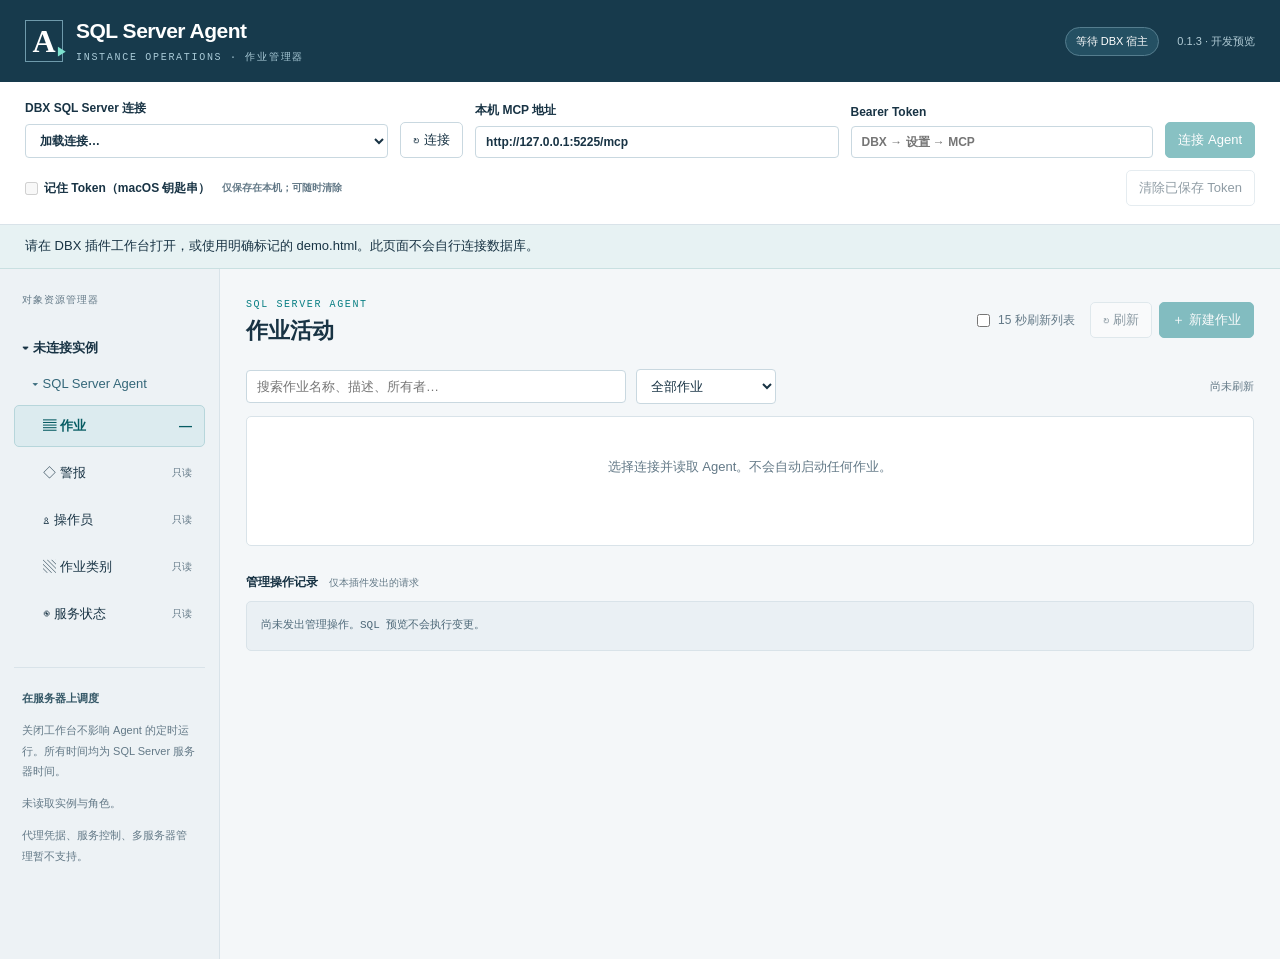
<file: ui/index.html>
<!doctype html><html lang="zh-CN"><head><meta charset="utf-8"><meta name="viewport" content="width=device-width,initial-scale=1"><title>SQL Server Agent</title><link rel="stylesheet" href="style.css"></head><body>
<header><div class="brand"><span class="mark">A<span>▶</span></span><div><h1>SQL Server Agent</h1><small>INSTANCE OPERATIONS · 作业管理器</small></div></div><span id="runtime" class="badge">等待 DBX 宿主</span><span class="version">0.1.3 · 开发预览</span></header>
<section class="connection"><label>DBX SQL Server 连接<select id="connection"><option value="">加载连接…</option></select></label><button id="reload">↻ 连接</button><label>本机 MCP 地址<input id="endpoint" type="url" value="http://127.0.0.1:5225/mcp"></label><label>Bearer Token<input id="token" type="password" autocomplete="off" placeholder="DBX → 设置 → MCP"></label><button id="connect" class="primary">连接 Agent</button><div class="credential-bar"><label class="token-preference"><span><input id="remember-token" type="checkbox">记住 Token（macOS 钥匙串）</span><small id="token-status">仅保存在本机；可随时清除</small></label><button id="forget-token" type="button">清除已保存 Token</button></div></section>
<div id="notice" role="status">仅复用 DBX 连接摘要；访问 msdb 需要 MCP 显式授权。本版未完成真实 SQL Server 联调。</div>
<main><aside><div class="tree-label">对象资源管理器</div><div class="server-node">▾ <span id="server">未连接实例</span></div><div class="agent-node">▾ SQL Server Agent</div><nav><button data-nav="jobs" class="active">▤ 作业 <span id="job-count">—</span></button><button data-nav="alerts">◇ 警报 <small>只读</small></button><button data-nav="operators">♙ 操作员 <small>只读</small></button><button data-nav="categories">▧ 作业类别 <small>只读</small></button><button data-nav="service">◉ 服务状态 <small>只读</small></button></nav><div class="aside-note"><strong>在服务器上调度</strong><p>关闭工作台不影响 Agent 的定时运行。所有时间均为 SQL Server 服务器时间。</p><p id="identity">未读取实例与角色。</p><p>代理凭据、服务控制、多服务器管理暂不支持。</p></div></aside>
<section class="workspace"><div class="section-head"><div><span class="eyebrow">SQL SERVER AGENT</span><h2 id="page-title">作业活动</h2></div><div class="toolbar"><label class="auto"><input id="auto" type="checkbox">15 秒刷新列表</label><button id="refresh">↻ 刷新</button><button id="new-job" class="primary">＋ 新建作业</button></div></div>
<div id="jobs-view"><div class="filters"><input id="search" placeholder="搜索作业名称、描述、所有者…" aria-label="搜索作业"><select id="filter" aria-label="筛选状态"><option value="all">全部作业</option><option value="running">正在运行</option><option value="enabled">已启用</option><option value="disabled">已禁用</option><option value="failed">上次失败</option></select><span id="updated">尚未刷新</span></div><div id="job-table" class="table-scroll"><div class="empty">选择连接并读取 Agent。不会自动启动任何作业。</div></div>
<section id="inspector" hidden><div class="inspect-head"><div><h3 id="job-name">—</h3><span id="job-meta"></span></div><div class="toolbar"><button id="start-job">▶ 启动作业</button><button id="stop-job">■ 停止</button><button id="toggle-job">启用 / 禁用</button><button id="export">脚本副本</button><button id="delete-job" class="danger">删除</button></div></div><div class="tabs" role="tablist"><button data-tab="general" class="active" role="tab">常规</button><button data-tab="steps" role="tab">步骤</button><button data-tab="schedules" role="tab">计划</button><button data-tab="history" role="tab">历史</button></div>
<section id="tab-general" class="tab-content"><div class="form-grid"><label>作业名称<input id="edit-name" maxlength="128"></label><label>起始步骤<input id="edit-start" type="number" min="1" max="9999"></label><label class="wide">说明<textarea id="edit-description" maxlength="512" rows="3"></textarea></label></div><button id="save-job">预览常规修改</button><p class="hint">不修改所有者、通知、类别或自动删除策略。修改启用状态请使用上方按钮。</p><div id="job-properties" class="properties"></div></section>
<section id="tab-steps" class="tab-content" hidden><div class="sub-toolbar"><button id="new-step">＋ 新增 T-SQL 步骤</button><span>编辑、删除或从某一步启动，均需审核 SQL。</span></div><div id="steps-table" class="table-scroll"></div></section>
<section id="tab-schedules" class="tab-content" hidden><div class="sub-toolbar"><button id="new-schedule">＋ 新建计划</button><button id="attach-schedule">绑定已有计划 ID</button><span>共享计划只绑定/解绑，不改写本体。下次时间可能存在 Agent 缓存延迟。</span></div><div id="schedules-table" class="table-scroll"></div></section>
<section id="tab-history" class="tab-content" hidden><div class="sub-toolbar"><span>最近 500 条，包含作业汇总和步骤记录。时长显示为 HHMMSS，小时可能大于 23。</span><button id="history-refresh">刷新历史</button></div><div id="history-table" class="table-scroll"></div></section></section></div><section id="other-view" class="table-scroll" hidden></section>
<section class="activity"><h3>管理操作记录 <span>仅本插件发出的请求</span></h3><pre id="log" role="log">尚未发出管理操作。SQL 预览不会执行变更。</pre></section></section></main>
<dialog id="editor"><form id="editor-form"><div class="dialog-top"><h2 id="editor-title"></h2><button type="button" data-close="editor" aria-label="关闭编辑">×</button></div><div id="editor-fields" class="form-grid"></div><div id="editor-help" class="hint"></div><div class="dialog-actions"><button type="button" data-close="editor">取消</button><button type="submit" class="primary">生成 SQL 预览</button></div></form></dialog>
<dialog id="review"><div class="dialog-top"><h2 id="review-title">审核管理操作</h2><button data-close="review" aria-label="关闭预览">×</button></div><div id="review-target" class="target-banner"></div><div id="review-warnings" class="warnings"></div><pre id="review-sql" tabindex="0"></pre><div id="confirm-area"><label>输入完整目标标识确认<input id="confirmation" autocomplete="off"></label><code id="expected"></code><p class="hint">计划有效期 10 分钟。先执行前复核，再提交；网络异常不自动重试。</p></div><div class="dialog-actions"><button data-close="review">关闭</button><button id="copy-sql">复制 SQL</button><button id="apply" class="primary" disabled>确认执行</button></div></dialog>
<script src="app.js"></script></body></html>
</file>
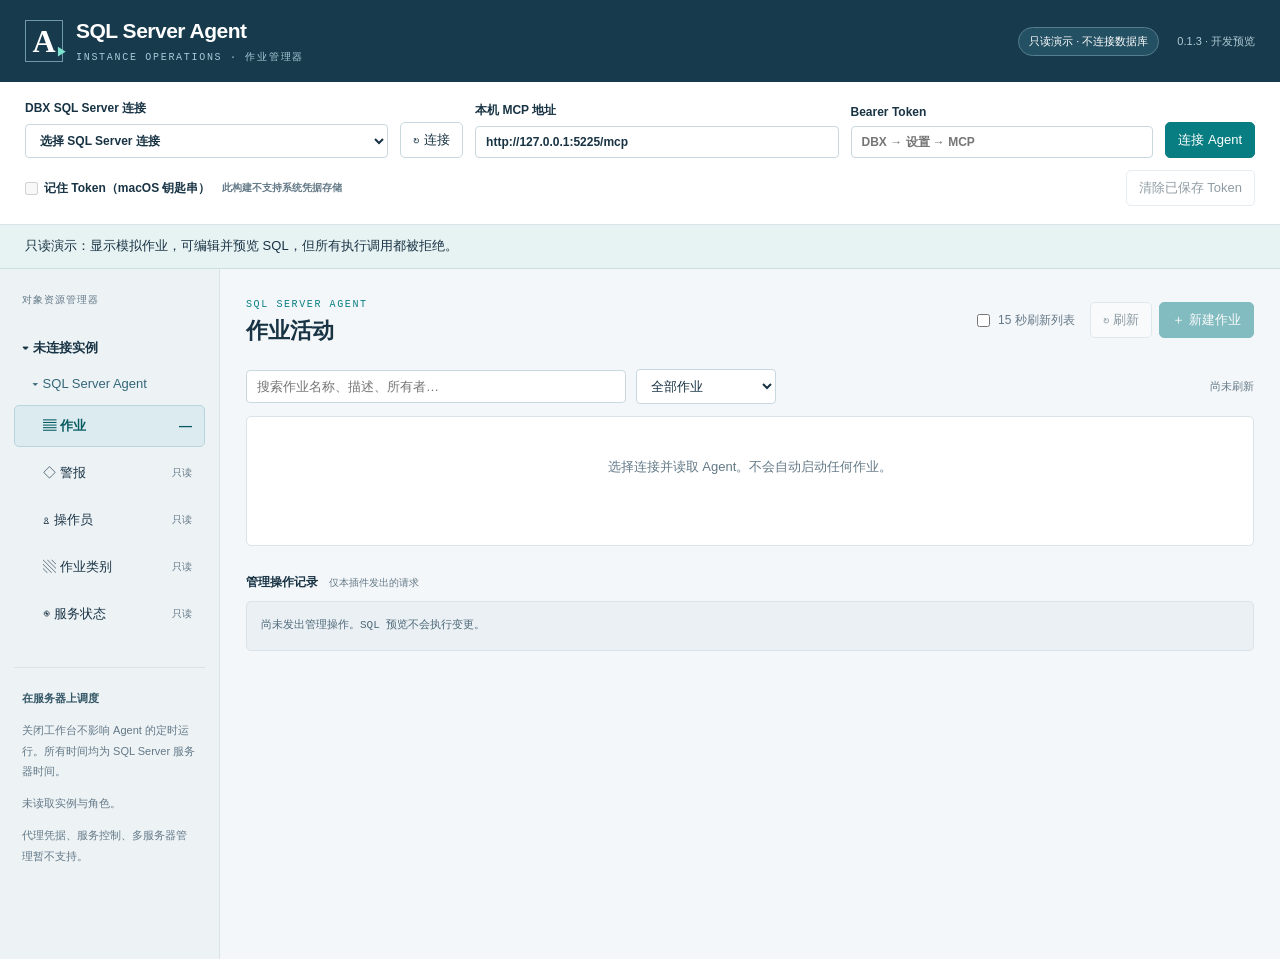
<file: ui/demo.html>
<!doctype html><html lang="zh-CN"><head><meta charset="utf-8"><meta name="viewport" content="width=device-width,initial-scale=1"><title>SQL Server Agent</title><link rel="stylesheet" href="style.css"></head><body>
<header><div class="brand"><span class="mark">A<span>▶</span></span><div><h1>SQL Server Agent</h1><small>INSTANCE OPERATIONS · 作业管理器</small></div></div><span id="runtime" class="badge">等待 DBX 宿主</span><span class="version">0.1.3 · 开发预览</span></header>
<section class="connection"><label>DBX SQL Server 连接<select id="connection"><option value="">加载连接…</option></select></label><button id="reload">↻ 连接</button><label>本机 MCP 地址<input id="endpoint" type="url" value="http://127.0.0.1:5225/mcp"></label><label>Bearer Token<input id="token" type="password" autocomplete="off" placeholder="DBX → 设置 → MCP"></label><button id="connect" class="primary">连接 Agent</button><div class="credential-bar"><label class="token-preference"><span><input id="remember-token" type="checkbox">记住 Token（macOS 钥匙串）</span><small id="token-status">仅保存在本机；可随时清除</small></label><button id="forget-token" type="button">清除已保存 Token</button></div></section>
<div id="notice" role="status">仅复用 DBX 连接摘要；访问 msdb 需要 MCP 显式授权。本版未完成真实 SQL Server 联调。</div>
<main><aside><div class="tree-label">对象资源管理器</div><div class="server-node">▾ <span id="server">未连接实例</span></div><div class="agent-node">▾ SQL Server Agent</div><nav><button data-nav="jobs" class="active">▤ 作业 <span id="job-count">—</span></button><button data-nav="alerts">◇ 警报 <small>只读</small></button><button data-nav="operators">♙ 操作员 <small>只读</small></button><button data-nav="categories">▧ 作业类别 <small>只读</small></button><button data-nav="service">◉ 服务状态 <small>只读</small></button></nav><div class="aside-note"><strong>在服务器上调度</strong><p>关闭工作台不影响 Agent 的定时运行。所有时间均为 SQL Server 服务器时间。</p><p id="identity">未读取实例与角色。</p><p>代理凭据、服务控制、多服务器管理暂不支持。</p></div></aside>
<section class="workspace"><div class="section-head"><div><span class="eyebrow">SQL SERVER AGENT</span><h2 id="page-title">作业活动</h2></div><div class="toolbar"><label class="auto"><input id="auto" type="checkbox">15 秒刷新列表</label><button id="refresh">↻ 刷新</button><button id="new-job" class="primary">＋ 新建作业</button></div></div>
<div id="jobs-view"><div class="filters"><input id="search" placeholder="搜索作业名称、描述、所有者…" aria-label="搜索作业"><select id="filter" aria-label="筛选状态"><option value="all">全部作业</option><option value="running">正在运行</option><option value="enabled">已启用</option><option value="disabled">已禁用</option><option value="failed">上次失败</option></select><span id="updated">尚未刷新</span></div><div id="job-table" class="table-scroll"><div class="empty">选择连接并读取 Agent。不会自动启动任何作业。</div></div>
<section id="inspector" hidden><div class="inspect-head"><div><h3 id="job-name">—</h3><span id="job-meta"></span></div><div class="toolbar"><button id="start-job">▶ 启动作业</button><button id="stop-job">■ 停止</button><button id="toggle-job">启用 / 禁用</button><button id="export">脚本副本</button><button id="delete-job" class="danger">删除</button></div></div><div class="tabs" role="tablist"><button data-tab="general" class="active" role="tab">常规</button><button data-tab="steps" role="tab">步骤</button><button data-tab="schedules" role="tab">计划</button><button data-tab="history" role="tab">历史</button></div>
<section id="tab-general" class="tab-content"><div class="form-grid"><label>作业名称<input id="edit-name" maxlength="128"></label><label>起始步骤<input id="edit-start" type="number" min="1" max="9999"></label><label class="wide">说明<textarea id="edit-description" maxlength="512" rows="3"></textarea></label></div><button id="save-job">预览常规修改</button><p class="hint">不修改所有者、通知、类别或自动删除策略。修改启用状态请使用上方按钮。</p><div id="job-properties" class="properties"></div></section>
<section id="tab-steps" class="tab-content" hidden><div class="sub-toolbar"><button id="new-step">＋ 新增 T-SQL 步骤</button><span>编辑、删除或从某一步启动，均需审核 SQL。</span></div><div id="steps-table" class="table-scroll"></div></section>
<section id="tab-schedules" class="tab-content" hidden><div class="sub-toolbar"><button id="new-schedule">＋ 新建计划</button><button id="attach-schedule">绑定已有计划 ID</button><span>共享计划只绑定/解绑，不改写本体。下次时间可能存在 Agent 缓存延迟。</span></div><div id="schedules-table" class="table-scroll"></div></section>
<section id="tab-history" class="tab-content" hidden><div class="sub-toolbar"><span>最近 500 条，包含作业汇总和步骤记录。时长显示为 HHMMSS，小时可能大于 23。</span><button id="history-refresh">刷新历史</button></div><div id="history-table" class="table-scroll"></div></section></section></div><section id="other-view" class="table-scroll" hidden></section>
<section class="activity"><h3>管理操作记录 <span>仅本插件发出的请求</span></h3><pre id="log" role="log">尚未发出管理操作。SQL 预览不会执行变更。</pre></section></section></main>
<dialog id="editor"><form id="editor-form"><div class="dialog-top"><h2 id="editor-title"></h2><button type="button" data-close="editor" aria-label="关闭编辑">×</button></div><div id="editor-fields" class="form-grid"></div><div id="editor-help" class="hint"></div><div class="dialog-actions"><button type="button" data-close="editor">取消</button><button type="submit" class="primary">生成 SQL 预览</button></div></form></dialog>
<dialog id="review"><div class="dialog-top"><h2 id="review-title">审核管理操作</h2><button data-close="review" aria-label="关闭预览">×</button></div><div id="review-target" class="target-banner"></div><div id="review-warnings" class="warnings"></div><pre id="review-sql" tabindex="0"></pre><div id="confirm-area"><label>输入完整目标标识确认<input id="confirmation" autocomplete="off"></label><code id="expected"></code><p class="hint">计划有效期 10 分钟。先执行前复核，再提交；网络异常不自动重试。</p></div><div class="dialog-actions"><button data-close="review">关闭</button><button id="copy-sql">复制 SQL</button><button id="apply" class="primary" disabled>确认执行</button></div></dialog>
<script src="demo.js"></script><script src="app.js"></script></body></html>
</file>
<file: ui/style.css>
:root{color-scheme:light;--ink:#183344;--muted:#637987;--line:#d9e3e9;--paper:#f4f7f9;--teal:#087e83;--navy:#173a4c;--warn:#8c540f;--red:#b13337}*{box-sizing:border-box}body{margin:0;background:var(--paper);color:var(--ink);font:13px -apple-system,BlinkMacSystemFont,"Segoe UI","PingFang SC",sans-serif}button,input,select,textarea{font:inherit}button{padding:8px 12px;background:white;border:1px solid #c9d8e0;color:var(--ink);border-radius:5px;cursor:pointer;white-space:nowrap}button:hover:not(:disabled){background:#eaf3f5;border-color:var(--teal)}button:disabled{opacity:.48;cursor:default}button.primary{background:var(--teal);border-color:var(--teal);color:white}button.danger{color:var(--red)}:focus-visible{outline:3px solid #43adb5;outline-offset:2px}input,select,textarea{min-width:0;width:100%;padding:8px 10px;background:white;color:var(--ink);border:1px solid #c9d8e0;border-radius:4px}textarea{resize:vertical;line-height:1.6}label{display:flex;flex-direction:column;gap:7px;font-size:12px;font-weight:600}header{height:82px;background:var(--navy);color:white;display:flex;align-items:center;gap:18px;padding:0 25px}.brand{display:flex;gap:13px;align-items:center;margin-right:auto}.brand h1{font-size:21px;margin:0 0 5px;letter-spacing:-.5px}.brand small{font:10px Menlo,Consolas,monospace;letter-spacing:1.7px;color:#a9cad7}.mark{width:38px;height:42px;font:700 32px Georgia,serif;border:1px solid #6f9aab;display:grid;place-content:center;position:relative}.mark span{font:12px sans-serif;position:absolute;right:-6px;bottom:0;color:#7de1ce}.badge{background:#245063;border:1px solid #557d8e;border-radius:20px;padding:6px 10px;font-size:11px}.version{font-size:11px;color:#b1cbd5}.connection{display:grid;grid-template-columns:1.2fr auto 1.2fr 1fr auto;gap:12px;padding:18px 25px;background:#fff;align-items:end;border-bottom:1px solid var(--line)}#notice{padding:11px 25px;background:#e7f2f3;border-bottom:1px solid #c9e0e1;line-height:1.6}#notice.error{background:#fff0ed;color:#9f3433}main{display:grid;grid-template-columns:220px minmax(0,1fr);min-height:calc(100vh - 210px)}aside{background:#edf2f5;border-right:1px solid var(--line);padding:24px 14px}.tree-label{font-size:10px;color:var(--muted);letter-spacing:1px;text-transform:uppercase;margin:0 8px 23px}.server-node{font-weight:700;overflow-wrap:anywhere;padding:9px 8px}.agent-node{padding:10px 8px 14px 18px;color:#346779}nav{display:grid;gap:5px}nav button{text-align:left;background:none;border-color:transparent;padding:11px 12px 11px 28px;display:flex;align-items:center;gap:9px}nav button.active{background:#dcebef;border-color:#b7d6db;color:#075c63;font-weight:700}nav small{margin-left:auto;font-size:10px;color:var(--muted)}#job-count{margin-left:auto}.aside-note{border-top:1px solid var(--line);margin-top:32px;padding:20px 8px;color:var(--muted);font-size:11px;line-height:1.9}.aside-note strong{color:#345766}.workspace{padding:26px;min-width:0}.section-head{display:flex;align-items:center;justify-content:space-between;gap:16px;margin-bottom:23px}.eyebrow{font:10px Menlo,Consolas,monospace;letter-spacing:1.6px;color:var(--teal)}h2{font-size:22px;margin:6px 0 0}h3{font-size:15px;margin:0}.toolbar{display:flex;gap:7px;align-items:center;flex-wrap:wrap}.auto{flex-direction:row;align-items:center;gap:5px;font-weight:400;color:var(--muted);margin-right:8px}.auto input{width:auto}.filters{display:flex;gap:10px;margin-bottom:12px;align-items:center}.filters input{max-width:380px}.filters select{width:140px}.filters span{margin-left:auto;font-size:11px;color:var(--muted)}.table-scroll{overflow:auto;max-width:100%;border:1px solid var(--line);border-radius:5px;background:white}#job-table{max-height:340px;min-height:130px}table{border-collapse:collapse;width:100%;font-size:12px;white-space:nowrap}th{font-size:10px;color:#56707f;background:#edf3f6;font-weight:600;text-align:left;position:sticky;top:0;z-index:1}th,td{padding:11px 12px;border-bottom:1px solid #e5edf1}td{max-width:520px;overflow:hidden;text-overflow:ellipsis}tr.selected td{background:#def0f2}tbody tr:hover td{background:#f0f7f8}tbody tr[data-job]{cursor:pointer}.status{display:inline-flex;align-items:center;gap:5px}.dot{width:6px;height:6px;border-radius:100%;background:#8da5b2;display:inline-block}.status.running{color:#087e83}.running .dot{background:#087e83}.status.failed{color:var(--red)}.failed .dot{background:var(--red)}.success .dot{background:#42815d}.empty{padding:38px 20px;text-align:center;color:var(--muted);line-height:1.8}#inspector{margin-top:24px;background:white;border:1px solid var(--line);border-radius:6px}.inspect-head{display:flex;justify-content:space-between;align-items:center;gap:15px;padding:19px 18px}.inspect-head h3{font-size:18px;margin-bottom:6px}.inspect-head span{font-size:11px;color:var(--muted);overflow-wrap:anywhere}.tabs{display:flex;border-block:1px solid var(--line);background:#f8fafb;padding:0 12px;gap:10px}.tabs button{border:0;border-radius:0;background:none;padding:12px 18px}.tabs button.active{color:var(--teal);box-shadow:inset 0 -3px var(--teal);font-weight:700}.tab-content{padding:20px}.form-grid{display:grid;grid-template-columns:1fr 1fr;gap:16px;margin-bottom:20px}.wide{grid-column:1/-1}.hint{color:var(--muted);font-size:11px;line-height:1.9;margin-top:12px}.properties{display:grid;grid-template-columns:repeat(3,minmax(0,1fr));gap:15px;margin-top:25px;padding-top:20px;border-top:1px solid var(--line)}.properties span{font-size:11px;color:var(--muted);display:block;margin-bottom:6px}.properties strong{font-size:12px;overflow-wrap:anywhere;font-weight:500}.sub-toolbar{display:flex;gap:9px;align-items:center;flex-wrap:wrap;margin-bottom:15px}.sub-toolbar span{color:var(--muted);font-size:11px}.tab-content button{font-size:11px;padding:7px 10px}#history-table{max-height:450px}.activity{margin-top:28px}.activity h3{font-size:12px;margin-bottom:10px}.activity h3 span{font-weight:400;font-size:10px;color:var(--muted);margin-left:8px}pre{font:11px/1.8 Menlo,Consolas,"SFMono-Regular",monospace;white-space:pre-wrap;overflow-wrap:anywhere;margin:0}#log{background:#eaf0f4;border:1px solid var(--line);padding:14px;border-radius:5px;max-height:180px;overflow:auto;color:#4e6979}dialog{width:min(850px,94vw);max-height:92vh;border:1px solid #adc6d1;border-radius:8px;padding:24px;color:var(--ink);box-shadow:0 20px 90px #12304430}dialog::backdrop{background:#0b26364d}.dialog-top{display:flex;justify-content:space-between;align-items:center;margin-bottom:22px}.dialog-top h2{font-size:20px;margin:0}.dialog-top button{font-size:20px;border:none;padding:0 6px}.dialog-actions{display:flex;justify-content:flex-end;gap:8px;margin-top:20px}.target-banner{padding:11px 14px;background:#e6f1f3;border-left:3px solid var(--teal);font-size:12px;overflow-wrap:anywhere}.warnings{color:var(--warn);font-size:11px;line-height:1.8}.warnings p{margin:10px 0}#review-sql{background:#153142;color:#dceaf2;padding:18px;max-height:330px;overflow:auto;border-radius:4px;margin:15px 0}#expected{display:block;background:#f0f4f7;padding:10px;margin-top:10px;overflow-wrap:anywhere;font-size:12px}#editor-fields textarea{font-family:Menlo,Consolas,monospace;font-size:12px;min-height:90px}#other-view{max-height:600px}[hidden]{display:none!important}@media(max-width:1100px){.connection{grid-template-columns:1fr auto 1fr}.connection label:nth-of-type(3){grid-column:1/3}main{grid-template-columns:190px minmax(0,1fr)}.workspace{padding:20px}.section-head,.inspect-head{align-items:flex-start;flex-direction:column}.properties{grid-template-columns:1fr 1fr}}@media(max-width:700px){header{padding:0 14px;height:76px}.brand h1{font-size:17px}.brand small{font-size:8px;letter-spacing:1px}.version{display:none}.connection{padding:14px;grid-template-columns:1fr auto}.connection label:nth-of-type(2),.connection label:nth-of-type(3){grid-column:1/-1}.connection #connect{grid-column:1/-1}main{display:block}aside{padding:12px;border-right:0;border-bottom:1px solid var(--line)}.tree-label,.server-node,.agent-node,.aside-note{display:none}nav{display:flex;overflow:auto}nav button{padding:9px 12px}nav small{display:none}.workspace{padding:16px}.form-grid{grid-template-columns:1fr}.wide{grid-column:1}.filters{flex-wrap:wrap}.filters input{max-width:none}.filters span{margin-left:0}.toolbar button{font-size:11px}.properties{grid-template-columns:1fr}#notice{padding:10px 14px}th,td{padding:10px}.tabs{gap:0}.tabs button{padding:12px 15px}.tab-content{padding:14px}}@media(prefers-reduced-motion:reduce){*{scroll-behavior:auto!important}}

.connection .credential-bar{grid-column:1/-1;display:flex;align-items:center;justify-content:space-between;gap:12px;flex-wrap:wrap}.connection .token-preference{display:flex;flex-direction:row;align-items:center;gap:12px;flex-wrap:wrap}.token-preference input{width:auto;margin:0 6px 0 0}.token-preference span{display:flex;align-items:center}.token-preference small{color:var(--muted)}
</file>
